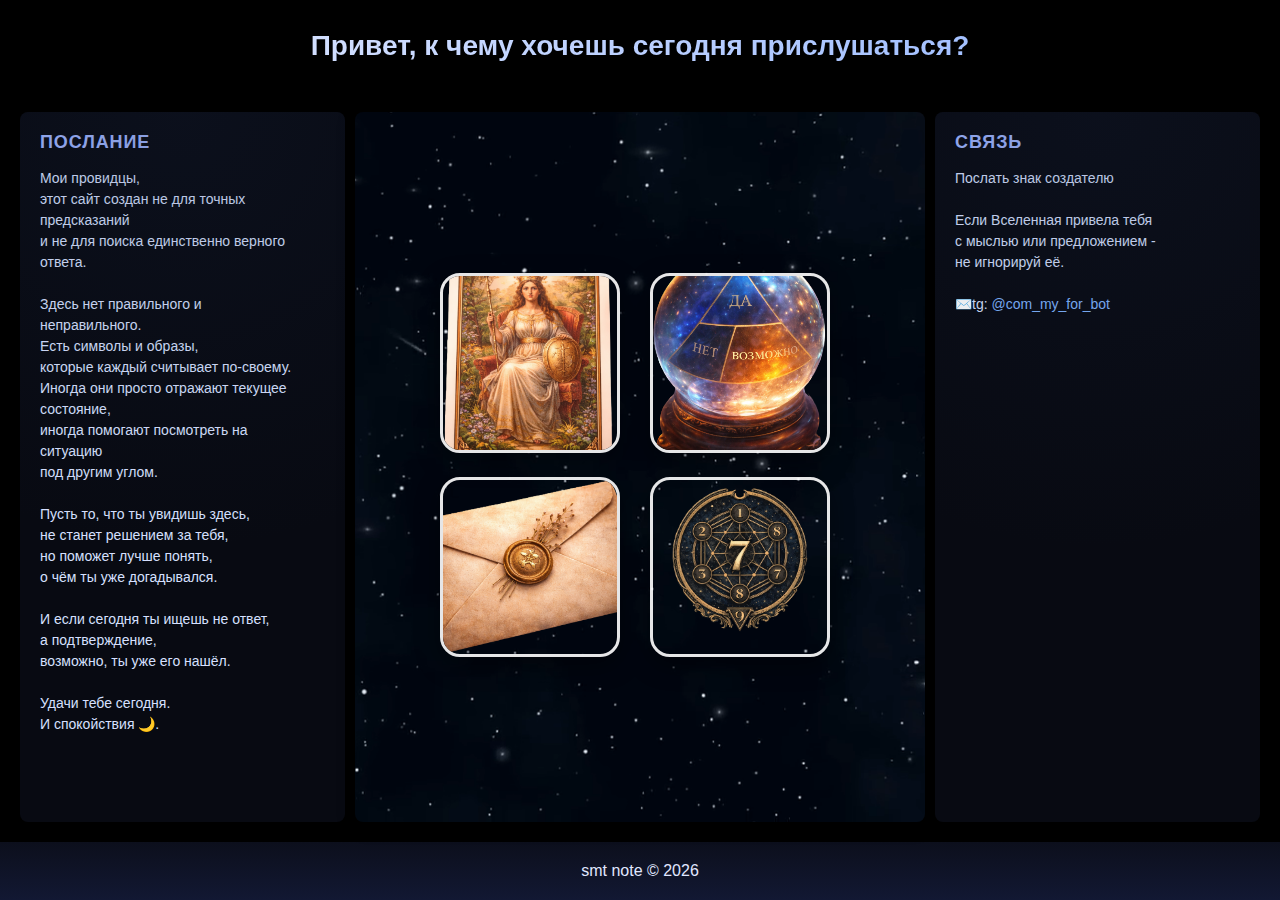
<file: index.html>
<!DOCTYPE html>
<html lang="ru">
<head>
    <meta charset="UTF-8">
    <meta name="viewport" content="width=device-width, initial-scale=1.0">
    <title>Оракул</title>
     <link rel="stylesheet" href="первый.css">
</head>
<body>
    <div class="header">
        <h1>Привет, к чему хочешь сегодня прислушаться?</h1>
    </div>

    <div class="container">
        <div class="lsidebar">
    <h3>Послание</h3>
    <p class="lside-text">
        Мои провидцы,<br>
        этот сайт создан не для точных предсказаний<br>
        и не для поиска единственно верного ответа.<br>
        <br>
        Здесь нет правильного и неправильного.<br>
        Есть символы и образы,<br>
        которые каждый считывает по-своему.<br>
        Иногда они просто отражают текущее состояние,<br>
        иногда помогают посмотреть на ситуацию<br>
        под другим углом.<br>
        <br>
        Пусть то, что ты увидишь здесь,<br>
        не станет решением за тебя,<br>
        но поможет лучше понять,<br>
        о чём ты уже догадывался.<br>
        <br>
        И если сегодня ты ищешь не ответ,<br>
        а подтверждение,<br>
        возможно, ты уже его нашёл.<br>
        <br>
        Удачи тебе сегодня.<br>
        И спокойствия 🌙.
    </p>
        </div>


        <div class="main">
            <video autoplay muted loop playsinline>
                <source src="видео/звездопад.mp4" type="video/mp4">
            </video>

            <div class="image-overlay">
                <div class="image-grid">
                    <a href="карта.html"><img src="фото/карта.PNG" alt="Левая 1" onclick="this.style.transform='scale(0.9)'"></a>
                    <a href="шар.html"><img src="фото/шар.PNG" alt="Правая 1" onclick="this.style.transform='scale(0.9)'"></a>
                    <a href="письмо.html"><img src="фото/письмо.PNG" alt="Левая 2" onclick="this.style.transform='scale(0.9)'"></a>
                    <a href="карта3.html"><img src="фото/нумерология.png" alt="Правая 2" onclick="this.style.transform='scale(0.9)'"></a>
                </div>
            </div>
        </div>

        <div class="rsidebar">
            <h3>Связь</h3>
            <p>Послать знак создателю <br>
            <br>
            Если Вселенная привела тебя<br>
            с мыслью или предложением - <br>
            не игнорируй её.<br>
            <br>
             ✉️tg:<a href="https://t.me/com_my_for_bot" target="_blank" rel="noopener noreferrer">
            @com_my_for_bot
        </a></p>
        </div>
    </div>

    <div class="footer">
        <p>smt note © 2026</p>
    </div>
</body>
</html>
</file>
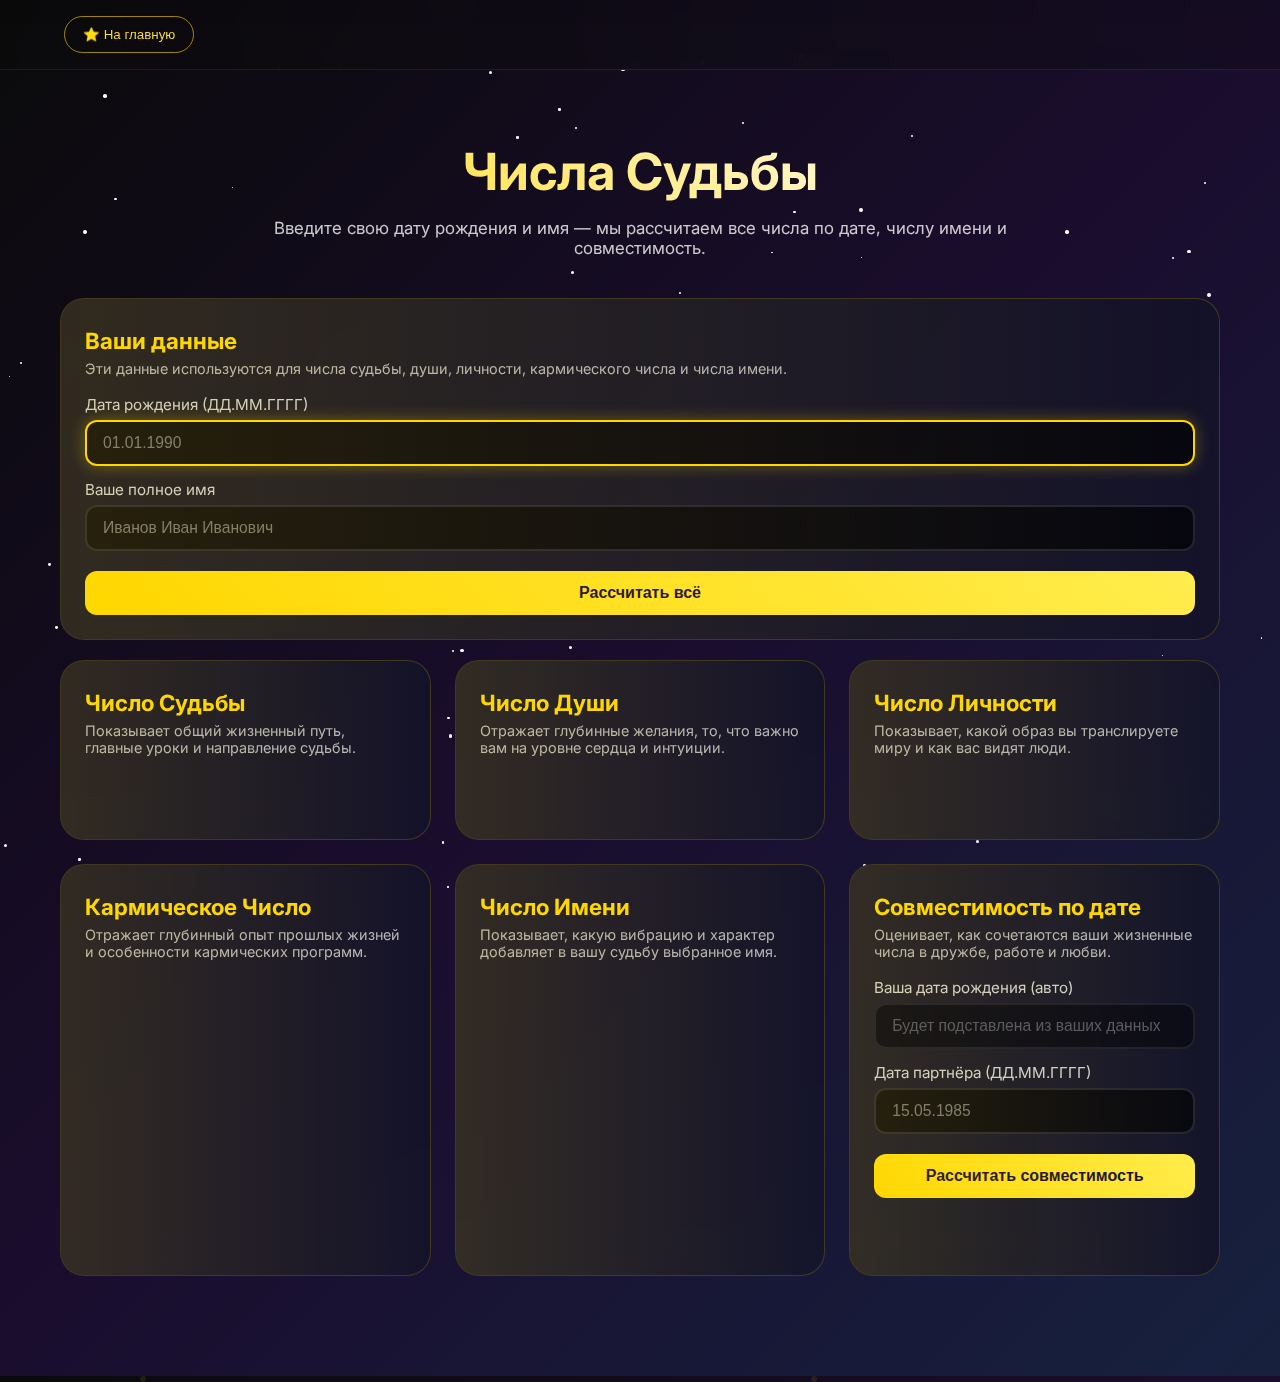
<file: карта3.html>
<!DOCTYPE html>
<html lang="ru">
<head>
    <meta charset="UTF-8">
    <title>Числа Судьбы - Нумерология</title>
    <meta name="viewport" content="width=device-width, initial-scale=1.0">
    <link rel="stylesheet" href="карта3.css">
</head>
<body>
<div class="stars" id="stars"></div>

<header class="header">
    <nav class="nav">
        <div class="logo" onclick="goHome()"><button class="btn-home" onclick="window.location.href='index.html'">⭐ На главную</button></div>

    </nav>
</header>

<section class="hero">
    <h1>Числа Судьбы</h1>
    <p>Введите свою дату рождения и имя — мы рассчитаем все числа по дате, числу имени и совместимость.</p>
</section>

<section class="main-inputs">
    <div class="calc-card">
        <h3>Ваши данные</h3>
        <p class="section-note">Эти данные используются для числа судьбы, души, личности, кармического числа и числа имени.</p>
        <div class="input-group">
            <label>Дата рождения (ДД.ММ.ГГГГ)</label>
            <input type="text" id="userBirth" placeholder="01.01.1990" maxlength="10">
        </div>
        <div class="input-group">
            <label>Ваше полное имя</label>
            <input type="text" id="userName" placeholder="Иванов Иван Иванович">
        </div>
        <button class="calc-btn" onclick="calculateAll()">Рассчитать всё</button>
    </div>
</section>

<section class="calculators">
    <!-- Число судьбы -->
    <div class="calc-card">
        <h3>Число Судьбы</h3>
        <p class="section-note">Показывает общий жизненный путь, главные уроки и направление судьбы.</p>
        <div class="result" id="destinyResult">
            <p class="placeholder">Результат появится после расчета.</p>
        </div>
    </div>

    <!-- Число души -->
    <div class="calc-card">
        <h3>Число Души</h3>
        <p class="section-note">Отражает глубинные желания, то, что важно вам на уровне сердца и интуиции.</p>
        <div class="result" id="soulResult">
            <p class="placeholder">Результат появится после расчета.</p>
        </div>
    </div>

    <!-- Число личности -->
    <div class="calc-card">
        <h3>Число Личности</h3>
        <p class="section-note">Показывает, какой образ вы транслируете миру и как вас видят люди.</p>
        <div class="result" id="personalityResult">
            <p class="placeholder">Результат появится после расчета.</p>
        </div>
    </div>

    <!-- Кармическое число -->
    <div class="calc-card">
        <h3>Кармическое Число</h3>
        <p class="section-note">Отражает глубинный опыт прошлых жизней и особенности кармических программ.</p>
        <div class="result" id="karmaResult">
            <p class="placeholder">Результат появится после расчета.</p>
        </div>
    </div>

    <!-- Число имени -->
    <div class="calc-card">
        <h3>Число Имени</h3>
        <p class="section-note">Показывает, какую вибрацию и характер добавляет в вашу судьбу выбранное имя.</p>
        <div class="result" id="nameResult">
            <p class="placeholder">Результат появится после расчета.</p>
        </div>
    </div>

    <!-- Совместимость -->
    <div class="calc-card">
        <h3>Совместимость по дате</h3>
        <p class="section-note">Оценивает, как сочетаются ваши жизненные числа в дружбе, работе и любви.</p>

        <div class="input-group">
            <label>Ваша дата рождения (авто)</label>
            <input type="text" id="compUserDate" disabled placeholder="Будет подставлена из ваших данных">
        </div>
        <div class="input-group">
            <label>Дата партнёра (ДД.ММ.ГГГГ)</label>
            <input type="text" id="compOtherDate" placeholder="15.05.1985" maxlength="10">
        </div>
        <button class="calc-btn" onclick="calculateCompatibility()">Рассчитать совместимость</button>

        <div class="result" id="compResult">
            <p class="placeholder">Результат появится после расчета.</p>
        </div>
    </div>
</section>

<script src="карта3.js"></script>
</body>
</html>
</file>
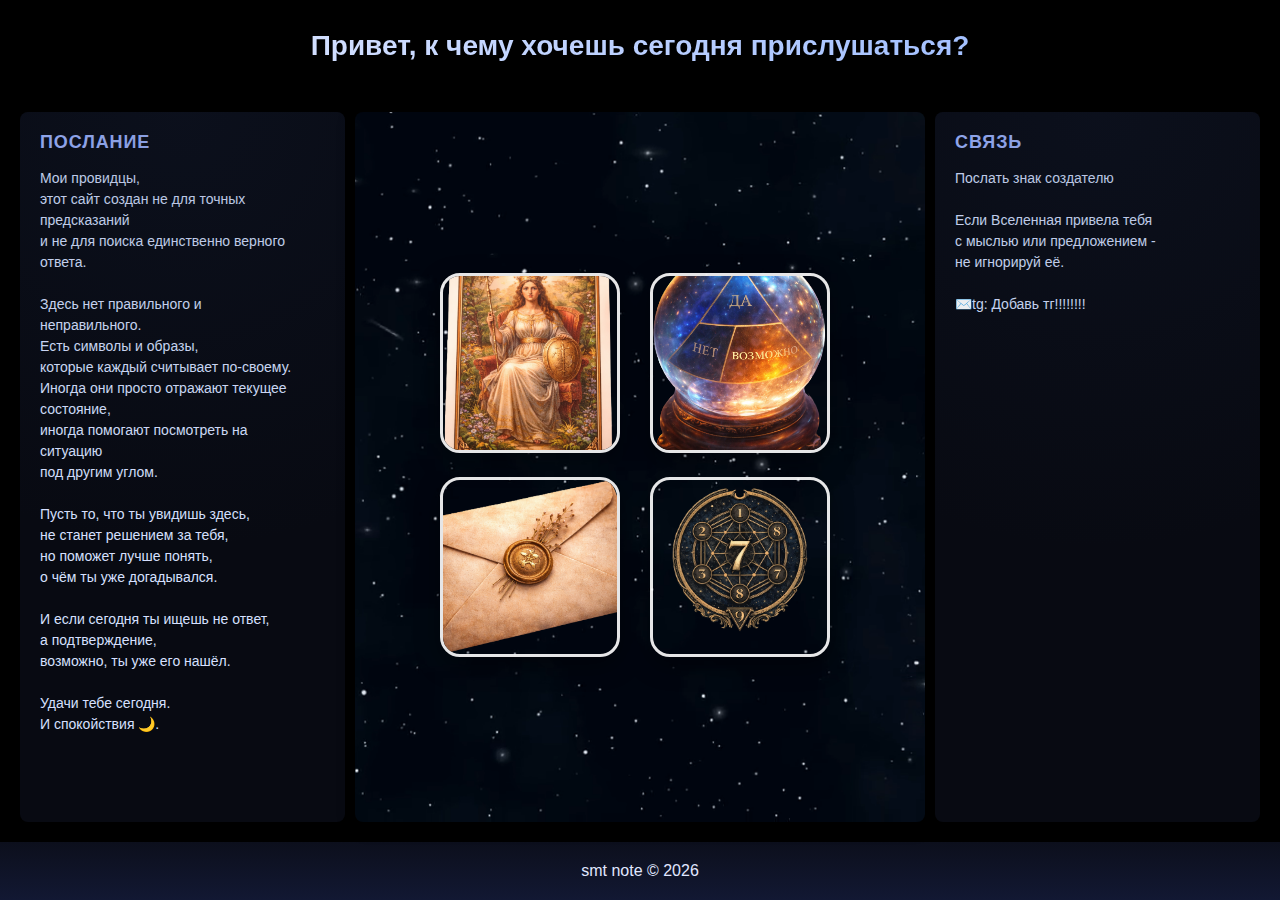
<file: первый.html>
<!DOCTYPE html>
<html lang="ru">
<head>
    <meta charset="UTF-8">
    <meta name="viewport" content="width=device-width, initial-scale=1.0">
    <title>Оракул</title>
     <link rel="stylesheet" href="первый.css">
</head>
<body>
    <div class="header">
        <h1>Привет, к чему хочешь сегодня прислушаться?</h1>
    </div>

    <div class="container">
        <div class="lsidebar">
    <h3>Послание</h3>
    <p class="lside-text">
        Мои провидцы,<br>
        этот сайт создан не для точных предсказаний<br>
        и не для поиска единственно верного ответа.<br>
        <br>
        Здесь нет правильного и неправильного.<br>
        Есть символы и образы,<br>
        которые каждый считывает по-своему.<br>
        Иногда они просто отражают текущее состояние,<br>
        иногда помогают посмотреть на ситуацию<br>
        под другим углом.<br>
        <br>
        Пусть то, что ты увидишь здесь,<br>
        не станет решением за тебя,<br>
        но поможет лучше понять,<br>
        о чём ты уже догадывался.<br>
        <br>
        И если сегодня ты ищешь не ответ,<br>
        а подтверждение,<br>
        возможно, ты уже его нашёл.<br>
        <br>
        Удачи тебе сегодня.<br>
        И спокойствия 🌙.
    </p>
        </div>


        <div class="main">
            <video autoplay muted loop playsinline>
                <source src="видео/звездопад.mp4" type="video/mp4">
            </video>

            <div class="image-overlay">
                <div class="image-grid">
                    <a href="карта.html"><img src="фото/карта.PNG" alt="Левая 1" onclick="this.style.transform='scale(0.9)'"></a>
                    <a href="шар.html"><img src="фото/шар.PNG" alt="Правая 1" onclick="this.style.transform='scale(0.9)'"></a>
                    <a href="письмо.html"><img src="фото/письмо.PNG" alt="Левая 2" onclick="this.style.transform='scale(0.9)'"></a>
                    <a href="карта3.html"><img src="фото/нумерология.png" alt="Правая 2" onclick="this.style.transform='scale(0.9)'"></a>
                </div>
            </div>
        </div>

        <div class="rsidebar">
            <h3>Связь</h3>
            <p>Послать знак создателю <br>
            <br>
            Если Вселенная привела тебя<br>
            с мыслью или предложением - <br>
            не игнорируй её.<br>
            <br>
             ✉️tg: Добавь тг!!!!!!!!</p>
        </div>
    </div>

    <div class="footer">
        <p>smt note © 2026</p>
    </div>
</body>
</html>
</file>
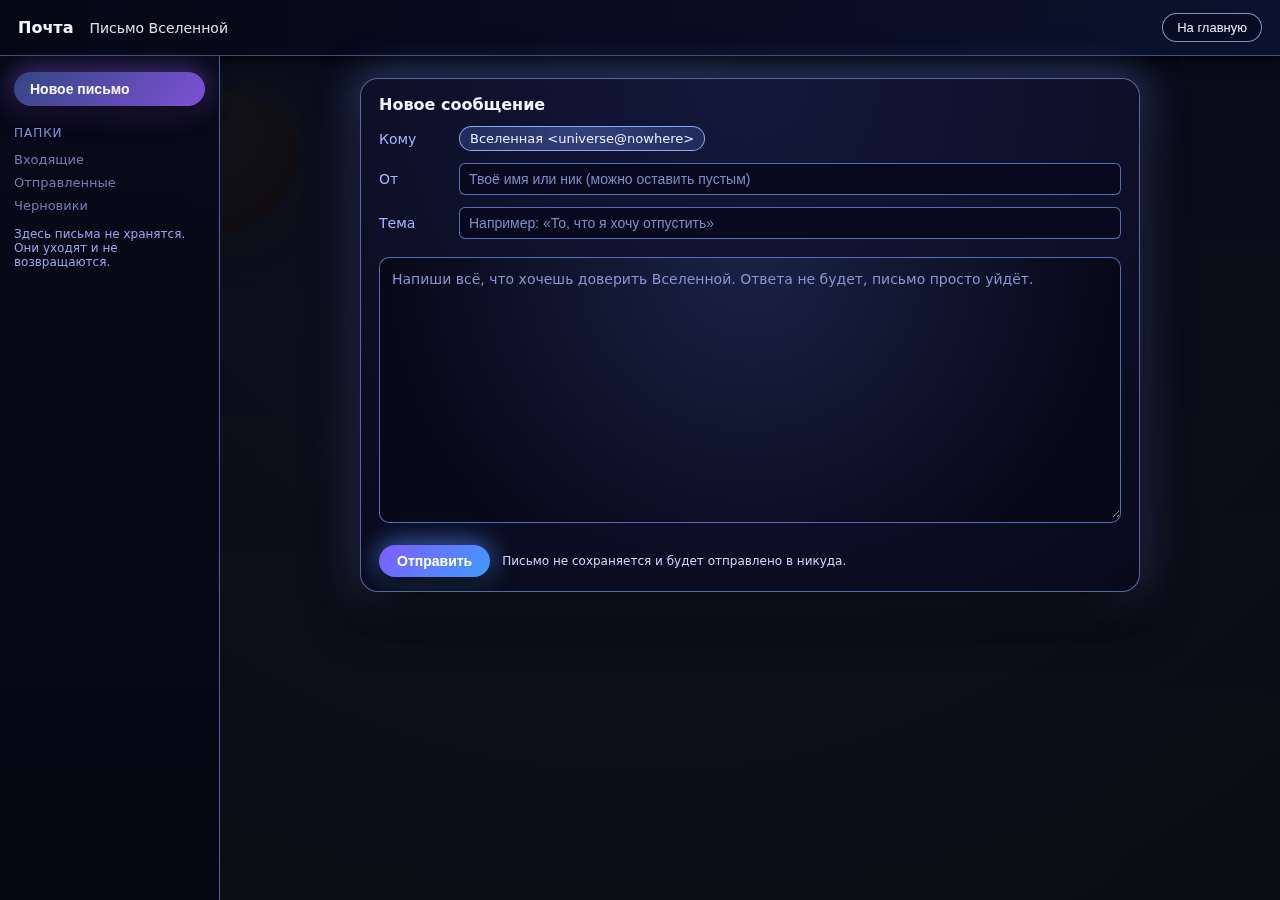
<file: письмо.html>
<!DOCTYPE html>
<html lang="ru">
<head>
  <meta charset="UTF-8" />
  <title>Письмо Вселенной</title>
  <meta name="viewport" content="width=device-width, initial-scale=1.0" />
  <link rel="stylesheet" href="letter.css" />
</head>
<body>
  <!-- Слой неба -->
  <div class="sky">
    <div class="sun"></div>
    <div class="moon"></div>
    <div class="stars"></div>
  </div>

  <!-- Приложение поверх неба -->
  <div class="app">
    <header class="topbar">
      <div class="topbar-logo">Почта</div>
      <div class="topbar-title">Письмо Вселенной</div>
      <button class="topbar-home" onclick="window.location.href='первый.html'">
        На главную
      </button>
    </header>

    <main class="layout">
      <aside class="sidebar">
        <button class="btn-compose" disabled>Новое письмо</button>
        <div class="sidebar-section">
          <div class="sidebar-label">Папки</div>
          <ul>
            <li class="muted">Входящие</li>
            <li class="muted">Отправленные</li>
            <li class="muted">Черновики</li>
          </ul>
          <p class="sidebar-note">
            Здесь письма не хранятся. Они уходят и не возвращаются.
          </p>
        </div>
      </aside>

      <section class="center">
        <div class="compose">
          <div class="compose-header">
            <h1>Новое сообщение</h1>
          </div>

          <div class="compose-field">
            <label>Кому</label>
            <div class="compose-to">
              <span class="pill">Вселенная &lt;universe@nowhere&gt;</span>
            </div>
          </div>

          <div class="compose-field">
            <label for="nameInput">От</label>
            <input
              type="text"
              id="nameInput"
              placeholder="Твоё имя или ник (можно оставить пустым)"
            />
          </div>

          <div class="compose-field">
            <label for="subjectInput">Тема</label>
            <input
              type="text"
              id="subjectInput"
              placeholder="Например: «То, что я хочу отпустить»"
            />
          </div>

          <div class="compose-body-wrapper" id="bodyWrapper">
            <textarea
              id="bodyInput"
              placeholder="Напиши всё, что хочешь доверить Вселенной. Ответа не будет, письмо просто уйдёт."
            ></textarea>
          </div>

          <div class="compose-footer">
            <button id="sendBtn" class="btn-send">Отправить</button>
            <span class="status" id="statusText">
              Письмо не сохраняется и будет отправлено в никуда.
            </span>
          </div>
        </div>
      </section>
    </main>
  </div>

  <script src="letter.js"></script>
</body>
</html>
</file>
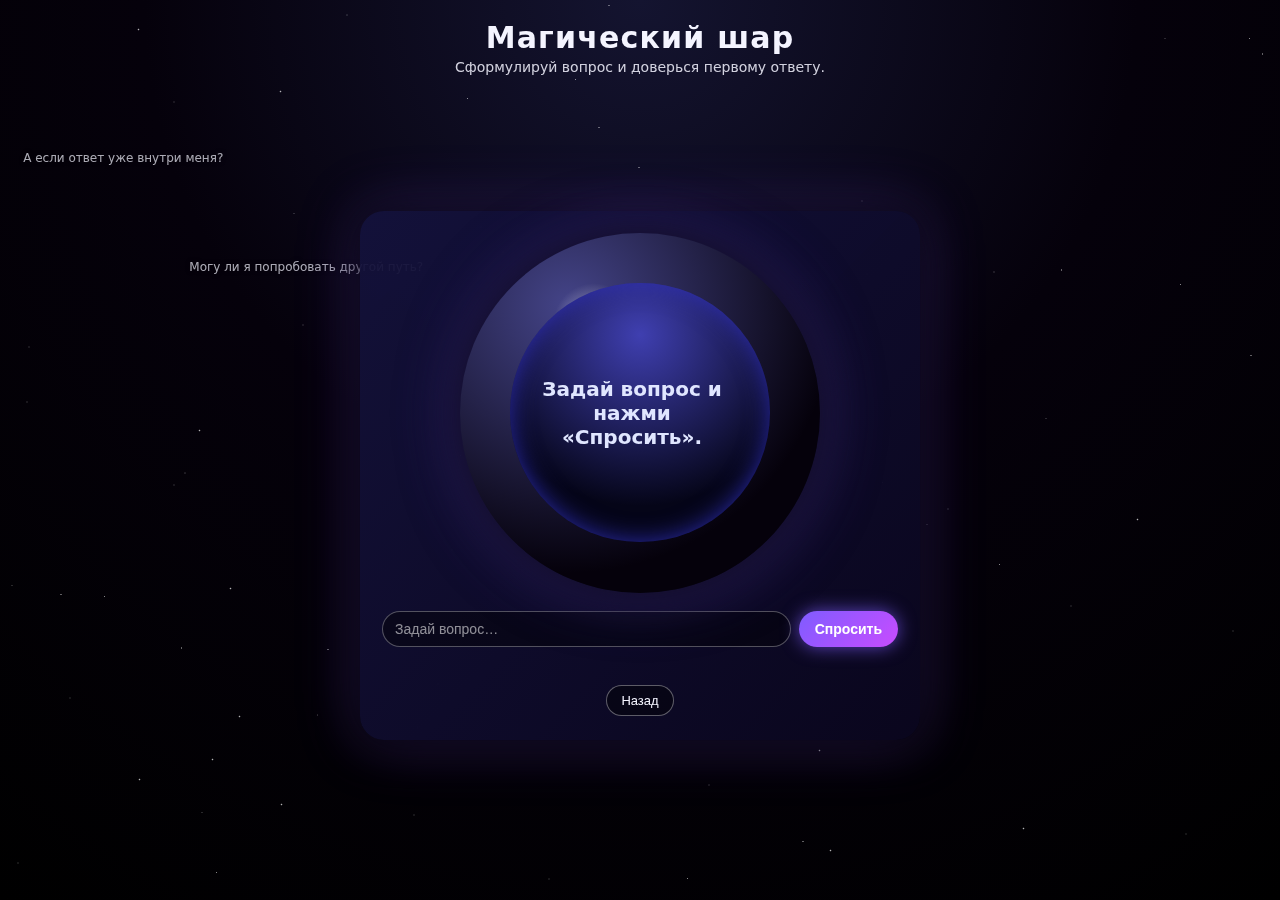
<file: шар.html>
<!DOCTYPE html>
<html lang="ru">
<head>
  <meta charset="UTF-8" />
  <title>Магический шар</title>
  <meta name="viewport" content="width=device-width, initial-scale=1.0" />
  <link rel="stylesheet" href="шар.css" />
</head>
<body>
  <!-- Звёздный фон -->
  <div id="stars"></div>

  <main class="page">
    <header class="header">
      <h1>Магический шар</h1>
      <p class="subtitle">Сформулируй вопрос и доверься первому ответу.</p>
    </header>

    <!-- Слой с летающими вопросами по всей странице -->
    <div class="whispers" id="whispersLayer"></div>

    <!-- Центр с шаром -->
    <section class="center-row">
      <div class="center-inner">
        <div class="ball-wrapper">
          <div class="ball float" id="magicBall">
            <div class="ball-inner">
              <div class="ball-mist" id="ballMist"></div>
              <div class="ball-text" id="ballText">
                Задай вопрос и нажми «Спросить».
              </div>
              <div class="ball-answer" id="ballAnswer"></div>
            </div>
          </div>
        </div>

        <div class="form">
          <input
            type="text"
            id="questionInput"
            placeholder="Задай вопрос…"
            autocomplete="off"
          />
          <button id="askBtn" class="btn-main">Спросить</button>
        </div>

        <p class="after-text" id="afterText"></p>

        <div class="actions">

          <button
            class="btn-home"
            onclick="window.location.href='первый.html'"
          >
            Назад
          </button>
        </div>
      </div>
    </section>
  </main>

  <script src="шар.js"></script>
</body>
</html>
</file>
<file: первый.css>
* { margin: 0; padding: 0; box-sizing: border-box; }
        body {
            font-family: Arial, sans-serif;
            min-height: 100vh;
            display: flex;
            flex-direction: column;
        }
        .header {
            text-align: center;
            padding: 30px;
            background: #000000;
        }


/* Градиентный заголовок */
        .header h1 {
            font-size: 28px;
            margin: 0;

            background: linear-gradient(
                120deg,
                #E6ECFF,  /* база */
                #8FB3FF,  /* лунно-синий */
                #BFA8FF   /* мягкий фиолетовый */
            );
            background-size: 200% 200%;

            -webkit-background-clip: text;
            background-clip: text;
            color: transparent;

            animation: heading-glow 6s ease-in-out infinite alternate;
        }

        /* Плавный перелив внутри текста */
        @keyframes heading-glow {
            0% {
                background-position: 0% 50%;
            }
            50% {
                background-position: 100% 50%;
            }
            100% {
                background-position: 0% 50%;
            }
        }

        .container {
            flex: 1;
            display: flex;
            gap: 10px;
            padding: 20px;
            background: #000000;
        }
 /* Левая и правая боковые панели — общие стили */
        .lsidebar,
        .rsidebar {
            flex: 1;
            padding: 20px;
            border-radius: 8px;
            position: relative;
            background: #080A12;          /* базовый очень тёмный фон */
            color: #e2ecff;               /* светлый текст, чтобы читался */
            overflow: hidden;             /* чтобы дымка не вылезала за края */
        }

        /* Синяя дымка поверх фона */
        .lsidebar::before,
        .rsidebar::before {
            content: "";
            position: absolute;
            inset: 0;
            background: radial-gradient(
                circle at top,
                rgba(27, 42, 74, 0.18),   /* синеватое свечение сверху */
                transparent 60%
            );
            pointer-events: none;         /* не мешает кликам по содержимому */
        }

        /* Заголовки внутри боковых панелей */
        .lsidebar h3,
        .rsidebar h3 {
            margin-bottom: 15px;
            font-size: 18px;
            letter-spacing: 0.05em;
            text-transform: uppercase;
            color: #9fb5ff;
        }
        .lside-text {
        white-space: normal;      /* разрешаем переносы как обычно */
        text-align: left;         /* выравнивание строго по левой */
        font-size: 14px;
        line-height: 1.6;
        color: #d6e0ff;
        max-width: 260px;
        }


        /* Текст / списки внутри */
        .lsidebar p,
        .rsidebar p,
        .lsidebar li,
        .rsidebar li {
            font-size: 14px;
            line-height: 1.5;
            color: #d6e0ff;
        }

        /* Ссылки (если будут) */
        .lsidebar a,
        .rsidebar a {
            color: #7fb3ff;
            text-decoration: none;
        }

        .lsidebar a:hover,
        .rsidebar a:hover {
            text-decoration: underline;
        }

        .main {
            flex: 2;
            position: relative;
            border-radius: 8px;
            overflow: hidden;
            box-shadow: 0 4px 20px rgba(0,0,0,0.2);
        }
        .main video {
            width: 100%;
            height: 100%;
            object-fit: cover;
            display: block;
        }
        .image-overlay {
            position: absolute;
            top: 0;
            left: 0;
            right: 0;
            bottom: 0;
            display: flex;
            flex-direction: column;
            align-items: center;
            justify-content: center;
            gap: 20px;
            pointer-events: none;
        }
.image-grid {
    display: grid;
    grid-template-columns: 1fr 1fr;
    gap: 20px;
    width: 400px;
    max-width: 90%;
}

/* базовые стили */
.image-grid a img {
    width: 180px;
    height: 180px;
    border-radius: 20px;
    object-fit: cover;
    box-shadow: 0 8px 25px rgba(0,0,0,0.4);
    border: 3px solid rgba(255,255,255,0.9);
    pointer-events: auto;
    cursor: pointer;
    transition: transform 0.5s cubic-bezier(0.68, -0.55, 0.265, 1.55),
                box-shadow 0.5s cubic-bezier(0.68, -0.55, 0.265, 1.55),
                border 0.5s cubic-bezier(0.68, -0.55, 0.265, 1.55),
                filter 0.5s cubic-bezier(0.68, -0.55, 0.265, 1.55);
}

/* Левые — 1‑я и 3‑я ссылка */
.image-grid a:nth-child(1):hover img,
.image-grid a:nth-child(3):hover img {
    transform: translateX(-30px) scale(1.2) rotate(-3deg);
    box-shadow:
        0 25px 50px rgba(143, 179, 255,0.6),
        -20px 0 30px rgba(143, 179, 255,0.3);
    border: 4px solid #8FB3FF;
    filter: brightness(1.1) saturate(1.2);
}

/* Правые — 2‑я и 4‑я ссылка */
.image-grid a:nth-child(2):hover img,
.image-grid a:nth-child(4):hover img {
    transform: translateX(30px) scale(1.2) rotate(3deg);
    box-shadow:
        0 25px 50px rgba(143, 179, 255,0.6),
        20px 0 30px rgba(143, 179, 255,0.3);
    border: 4px solid #8FB3FF;
    filter: brightness(1.1) saturate(1.2);
}



        .footer {
             background: linear-gradient(180deg, #0C0F1C 0%, #121833 100%);
            color: #e0e7ff;
            text-align: center;
            padding: 20px;
            margin-top: auto;
        }
</file>
<file: карта3.css>
@import url('https://fonts.googleapis.com/css2?family=Inter:wght@300;400;500;600;700&display=swap');

* {
    margin: 0;
    padding: 0;
    box-sizing: border-box;
}

body {
    font-family: 'Inter', sans-serif;
    background: linear-gradient(135deg, #0a0a0a 0%, #1a0d2e 50%, #16213e 100%);
    color: #e0e0e0;
    min-height: 100vh;
    overflow-x: hidden;
    position: relative;
}

/* звезды */
.stars {
    position: fixed;
    inset: 0;
    pointer-events: none;
    z-index: 1;
}

.star {
    position: absolute;
    background: #fff;
    border-radius: 50%;
    animation: twinkle 3s infinite;
}

@keyframes twinkle {
    0%, 100% { opacity: 0.3; transform: scale(1); }
    50% { opacity: 1; transform: scale(1.2); }
}

/* шапка */
.header {
    position: relative;
    z-index: 10;
    padding: 16px 0;
    backdrop-filter: blur(20px);
    background: rgba(10, 10, 10, 0.3);
    border-bottom: 1px solid rgba(255, 255, 255, 0.08);
}

.nav {
    max-width: 1200px;
    margin: 0 auto;
    padding: 0 24px;
    display: flex;
    align-items: center;
    justify-content: space-between;
    gap: 16px;
}

.logo {
    font-size: 24px;
    font-weight: 700;
    background: linear-gradient(45deg, #ffd700, #ffed4e);
    -webkit-background-clip: text;
    -webkit-text-fill-color: transparent;
    cursor: pointer;
    transition: transform 0.3s ease;
}

.logo:hover {
    transform: scale(1.05);
}

.btn-home {
    padding: 10px 18px;
    border-radius: 999px;
    border: 1px solid rgba(255, 215, 0, 0.6);
    background: transparent;
    color: #ffd700;
    font-weight: 500;
    cursor: pointer;
    transition: all 0.3s ease;
}

.btn-home:hover {
    background: rgba(255, 215, 0, 0.1);
    box-shadow: 0 0 18px rgba(255, 215, 0, 0.35);
}

/* hero */
.hero {
    position: relative;
    z-index: 10;
    text-align: center;
    padding: 70px 20px 20px;
    max-width: 900px;
    margin: 0 auto;
}

.hero h1 {
    font-size: clamp(2.4rem, 4vw, 3.5rem);
    font-weight: 700;
    margin-bottom: 16px;
    background: linear-gradient(45deg, #ffd700, #ffffff, #ffd700);
    background-size: 200% 200%;
    -webkit-background-clip: text;
    -webkit-text-fill-color: transparent;
    animation: gradientShift 4s ease infinite;
}

@keyframes gradientShift {
    0%, 100% { background-position: 0% 50%; }
    50% { background-position: 100% 50%; }
}

.hero p {
    font-size: 1.05rem;
    opacity: 0.9;
}

/* основной ввод */
.main-inputs {
    max-width: 1200px;
    margin: 20px auto 0;
    padding: 0 20px;
    position: relative;
    z-index: 10;
}

/* карточки */
.calculators {
    max-width: 1200px;
    margin: 20px auto 40px;
    padding: 0 20px 60px;
    display: grid;
    grid-template-columns: repeat(auto-fit, minmax(320px, 1fr));
    gap: 24px;
    position: relative;
    z-index: 10;
}

.calc-card {
    background: rgba(20, 20, 40, 0.82);
    backdrop-filter: blur(20px);
    border: 1px solid rgba(255, 215, 0, 0.2);
    border-radius: 24px;
    padding: 28px 24px 24px;
    position: relative;
    overflow: hidden;
    transition: all 0.4s cubic-bezier(0.25, 0.46, 0.45, 0.94);
}

.calc-card::before {
    content: '';
    position: absolute;
    inset: 0;
    left: -100%;
    background: linear-gradient(90deg, transparent, rgba(255, 215, 0, 0.13), transparent);
    transition: left 0.6s;
}

.calc-card:hover::before {
    left: 100%;
}

.calc-card:hover {
    transform: translateY(-10px) scale(1.01);
    border-color: rgba(255, 215, 0, 0.5);
    box-shadow: 0 24px 55px rgba(0, 0, 0, 0.7);
}

.calc-card h3 {
    font-size: 1.4rem;
    color: #ffd700;
    margin-bottom: 6px;
}

.section-note {
    font-size: 0.9rem;
    color: #b5b5b5;
    margin-bottom: 18px;
}

/* inputs */
.input-group {
    margin-bottom: 14px;
}

.input-group label {
    display: block;
    margin-bottom: 6px;
    font-size: 0.95rem;
    color: #d0d0d0;
}

.input-group input {
    width: 100%;
    padding: 12px 16px;
    border-radius: 12px;
    border: 2px solid rgba(255, 255, 255, 0.12);
    background: rgba(0, 0, 0, 0.6);
    color: #fff;
    font-size: 0.98rem;
    transition: all 0.25s ease;
}

.input-group input:focus {
    outline: none;
    border-color: #ffd700;
    box-shadow: 0 0 16px rgba(255, 215, 0, 0.35);
}

.input-group input[disabled] {
    opacity: 0.7;
    cursor: not-allowed;
}

/* кнопки */
.calc-btn {
    margin-top: 6px;
    width: 100%;
    padding: 13px;
    border-radius: 12px;
    border: none;
    background: linear-gradient(45deg, #ffd700, #ffed4e);
    color: #1a0d2e;
    font-weight: 600;
    font-size: 1rem;
    cursor: pointer;
    transition: all 0.3s ease;
}

.calc-btn:hover {
    transform: translateY(-2px);
    box-shadow: 0 14px 32px rgba(255, 215, 0, 0.45);
}

.calc-btn:active {
    transform: translateY(0);
}

/* результаты */
.result {
    margin-top: 12px;
    padding: 14px 14px 10px;
    border-radius: 14px;
    background: rgba(255, 215, 0, 0.07);
    border-left: 3px solid #ffd700;
    opacity: 0;
    transform: translateY(8px);
    transition: all 0.35s ease;
    font-size: 0.96rem;
}

.result.show {
    opacity: 1;
    transform: translateY(0);
}

.placeholder {
    opacity: 0.7;
    font-size: 0.9rem;
}

.result-title {
    font-weight: 600;
    color: #ffd700;
    margin-bottom: 4px;
}

.result-number {
    font-size: 1.1rem;
    margin-bottom: 4px;
}

.result-meaning {
    font-size: 0.9rem;
    color: #d7d7d7;
}

/* шкалы совместимости */
.compat-bars {
    margin-top: 8px;
}

.compat-row {
    display: flex;
    align-items: center;
    gap: 8px;
    margin-bottom: 6px;
    font-size: 0.88rem;
}

.compat-label {
    min-width: 80px;
}

.compat-bar {
    flex: 1;
    height: 8px;
    border-radius: 999px;
    background: rgba(255, 255, 255, 0.08);
    overflow: hidden;
}

.compat-fill {
    height: 100%;
    border-radius: 999px;
    background: linear-gradient(90deg, #ff6666, #ffd700, #66ff99);
    width: 0;
    transition: width 0.6s ease;
}

/* частицы */
.particle {
    position: absolute;
    background: rgba(255, 215, 0, 0.1);
    border-radius: 50%;
    pointer-events: none;
    animation: float 6s infinite linear;
}

@keyframes float {
    0% { transform: translateY(100vh) rotate(0deg); opacity: 0; }
    10% { opacity: 1; }
    90% { opacity: 1; }
    100% { transform: translateY(-100px) rotate(360deg); opacity: 0; }
}

/* адаптив */
@media (max-width: 768px) {
    .nav {
        padding: 0 16px;
    }
    .calculators {
        grid-template-columns: 1fr;
    }
}
</file>
<file: letter.css>
* {
  margin: 0;
  padding: 0;
  box-sizing: border-box;
}

html,
body {
  height: 100%;
}

body {
  font-family: system-ui, -apple-system, BlinkMacSystemFont, "Segoe UI",
    sans-serif;
  background: #02030a;
  color: #e8ecff;
}

/* -------- НЕБО НА ФОНЕ -------- */

.sky {
  position: fixed;
  inset: 0;
  overflow: hidden;
  z-index: 0;
  pointer-events: none;
}

/* базовое небо — оттенок меняется классами body */
.sky::before {
  content: "";
  position: absolute;
  inset: 0;
  background: linear-gradient(180deg, #02030a 0%, #02030a 100%);
  transition: background 1.5s ease;
}

/* солнце и луна */
.sun,
.moon {
  position: absolute;
  width: 140px;
  height: 140px;
  border-radius: 50%;
  top: 12%;
  left: 18%;
  transform: translate(-50%, -50%);
  opacity: 0;
  transition: opacity 1.2s ease, transform 1.2s ease;
}

/* солнце */
.sun {
  background: radial-gradient(circle at 30% 30%, #fff9c5 0%, #ffd56a 45%, #f7a83b 70%, transparent 80%);
  box-shadow:
    0 0 40px rgba(255, 223, 138, 0.9),
    0 0 100px rgba(255, 190, 92, 0.7);
}

/* луна */
.moon {
  background: radial-gradient(circle at 30% 30%, #ffffff 0%, #d7e5ff 40%, #9ab0ff 65%, transparent 80%);
  box-shadow:
    0 0 40px rgba(173, 199, 255, 0.9),
    0 0 80px rgba(135, 170, 255, 0.7);
}

/* звёзды */
.stars {
  position: absolute;
  inset: 0;
  opacity: 0;
  transition: opacity 1.5s ease;
  background-image:
    radial-gradient(white, rgba(255, 255, 255, 0.2) 1px, transparent 3px),
    radial-gradient(white, rgba(255, 255, 255, 0.17) 1px, transparent 3px),
    radial-gradient(white, rgba(255, 255, 255, 0.12) 1px, transparent 3px);
  background-size: 180px 180px, 260px 260px, 340px 340px;
  background-position: 0 0, 60px 80px, 120px 220px;
  animation: starsDrift 80s linear infinite;
}

@keyframes starsDrift {
  0% {
    transform: translate3d(0, 0, 0);
  }
  100% {
    transform: translate3d(-90px, -60px, 0);
  }
}

/* ---- СОСТОЯНИЯ НЕБА ---- */

body.morning .sky::before {
  background: linear-gradient(180deg, #2c3e7c 0%, #f2c38a 40%, #f7e3c5 65%, #7fa4d1 100%);
}
body.morning .sun {
  opacity: 1;
  transform: translate(-50%, -40%);
}
body.morning .moon {
  opacity: 0;
}
body.morning .stars {
  opacity: 0.1;
}

body.day .sky::before {
  background: linear-gradient(180deg, #5fa8ff 0%, #b8ddff 50%, #eef6ff 100%);
}
body.day .sun {
  opacity: 1;
  top: 18%;
  left: 18%;
  transform: translate(-50%, -50%);
}
body.day .moon {
  opacity: 0;
}
body.day .stars {
  opacity: 0;
}

body.evening .sky::before {
  background: linear-gradient(180deg, #1d2348 0%, #ff9155 35%, #f9d1a4 55%, #1e1230 100%);
}
body.evening .sun {
  opacity: 1;
  top: 35%;
  left: 75%;
  transform: translate(-50%, -50%);
}
body.evening .moon {
  opacity: 0.2;
  top: 18%;
  left: 18%;
}
body.evening .stars {
  opacity: 0.25;
}

body.night .sky::before {
  background: radial-gradient(circle at top, #20254e 0%, #050714 45%, #000000 100%);
}
body.night .sun {
  opacity: 0;
}
body.night .moon {
  opacity: 1;
  top: 24%;
  left: 70%;
  transform: translate(-50%, -50%);
}
body.night .stars {
  opacity: 0.6;
}

/* -------- ПОВЕРХ НЕБА: ПОЧТА -------- */

.app {
  position: relative;
  z-index: 1;
  min-height: 100vh;
  display: flex;
  flex-direction: column;
  background: radial-gradient(circle at top, rgba(5, 7, 19, 0.94), rgba(1, 2, 10, 0.96));
}

/* верхняя панель */
.topbar {
  height: 56px;
  background: linear-gradient(90deg, rgba(5, 7, 19, 0.96), rgba(12, 18, 46, 0.98));
  color: #f7f8ff;
  display: flex;
  align-items: center;
  padding: 0 18px;
  gap: 16px;
  box-shadow: 0 2px 18px rgba(0, 0, 0, 0.85);
  border-bottom: 1px solid rgba(148, 182, 255, 0.4);
}

.topbar-logo {
  font-weight: 700;
  font-size: 16px;
}

.topbar-title {
  font-size: 14px;
  opacity: 0.9;
}

.topbar-home {
  margin-left: auto;
  padding: 6px 14px;
  border-radius: 999px;
  border: 1px solid rgba(176, 205, 255, 0.7);
  background: rgba(7, 11, 35, 0.9);
  color: #e6ecff;
  font-size: 13px;
  cursor: pointer;
  transition:
    background 0.15s ease,
    transform 0.15s ease,
    box-shadow 0.15s ease;
}

.topbar-home:hover {
  background: rgba(19, 28, 72, 0.96);
  box-shadow: 0 0 16px rgba(176, 205, 255, 0.9);
  transform: translateY(-1px);
}

.topbar-home:active {
  transform: translateY(1px);
}

/* основной лэйаут */
.layout {
  flex: 1;
  display: flex;
  min-height: 0;
}

/* боковая панель */
.sidebar {
  width: 220px;
  background: linear-gradient(180deg, rgba(8, 10, 26, 0.96), rgba(5, 7, 19, 0.98));
  border-right: 1px solid rgba(96, 119, 196, 0.8);
  padding: 16px 14px;
  display: flex;
  flex-direction: column;
  gap: 20px;
}

.btn-compose {
  width: 100%;
  padding: 9px 12px;
  border-radius: 999px;
  border: none;
  background: linear-gradient(135deg, #344583, #7d52d6);
  color: #f5f7ff;
  font-size: 14px;
  font-weight: 600;
  text-align: left;
  padding-left: 16px;
  box-shadow:
    0 8px 22px rgba(0, 0, 0, 0.9),
    0 0 26px rgba(125, 82, 214, 0.8);
}

.sidebar-section {
  font-size: 13px;
  color: #c4cffd;
}

.sidebar-label {
  font-size: 12px;
  text-transform: uppercase;
  color: #8790d8;
  letter-spacing: 0.08em;
  margin-bottom: 8px;
}

.sidebar-section ul {
  list-style: none;
  margin-bottom: 10px;
}

.sidebar-section li {
  padding: 4px 0;
}

.sidebar-section li.muted {
  color: #747bb4;
}

.sidebar-note {
  font-size: 12px;
  color: #98a3e9;
}

/* центр */
.center {
  flex: 1;
  display: flex;
  justify-content: center;
  align-items: flex-start;
  padding: 22px;
}

/* блок нового письма */
.compose {
  width: 100%;
  max-width: 780px;
  background: radial-gradient(circle at top, rgba(20, 25, 60, 0.96), rgba(8, 10, 28, 0.98));
  border-radius: 18px;
  box-shadow:
    0 20px 50px rgba(0, 0, 0, 0.95),
    0 0 40px rgba(107, 124, 228, 0.6);
  padding: 16px 18px 14px;
  display: flex;
  flex-direction: column;
  gap: 12px;
  border: 1px solid rgba(148, 182, 255, 0.55);
  position: relative;
  overflow: hidden;
}

.compose-header h1 {
  font-size: 16px;
  font-weight: 600;
  color: #f3f4ff;
}

/* поля */
.compose-field {
  display: flex;
  align-items: center;
  gap: 10px;
  font-size: 14px;
}

.compose-field label {
  width: 70px;
  color: #a8b3ff;
}

.compose-to {
  flex: 1;
}

.pill {
  display: inline-flex;
  align-items: center;
  padding: 4px 10px;
  border-radius: 999px;
  background: radial-gradient(circle at top, #33417d, #212a5a);
  color: #e8edff;
  font-size: 13px;
  border: 1px solid rgba(148, 182, 255, 0.9);
}

/* поля ввода */
.compose-field input[type="text"] {
  flex: 1;
  border-radius: 6px;
  border: 1px solid rgba(96, 119, 196, 0.9);
  padding: 7px 9px;
  font-size: 14px;
  outline: none;
  background: rgba(7, 10, 30, 0.96);
  color: #e6ecff;
  transition:
    border-color 0.15s ease,
    box-shadow 0.15s ease,
    background 0.15s ease;
}

.compose-field input[type="text"]::placeholder {
  color: #808ac4;
}

.compose-field input[type="text"]:focus {
  border-color: #c0ceff;
  box-shadow: 0 0 0 1px rgba(192, 206, 255, 0.85);
  background: rgba(10, 15, 40, 0.98);
}

/* тело письма */
.compose-body-wrapper {
  margin-top: 6px;
  border-radius: 10px;
  border: 1px solid rgba(96, 119, 196, 0.9);
  overflow: hidden;
  background: radial-gradient(circle at top, #1a2145 0%, #070919 80%);
  transition: box-shadow 0.2s ease, border-color 0.2s ease;
}

.compose-body-wrapper:focus-within {
  border-color: #ced7ff;
  box-shadow: 0 0 0 1px rgba(206, 215, 255, 0.9);
}

#bodyInput {
  width: 100%;
  min-height: 260px;
  border: none;
  resize: vertical;
  padding: 10px 12px;
  font-size: 14px;
  line-height: 1.6;
  outline: none;
  font-family: system-ui, -apple-system, BlinkMacSystemFont, "Segoe UI",
    sans-serif;
  background: transparent;
  color: #f1f3ff;
}

#bodyInput::placeholder {
  color: #8b95cf;
}

/* footer */
.compose-footer {
  margin-top: 10px;
  display: flex;
  align-items: center;
  gap: 12px;
}

/* кнопка отправки */
.btn-send {
  padding: 8px 18px;
  border-radius: 999px;
  border: none;
  background: linear-gradient(135deg, #7f5cff, #3f9bff);
  color: white;
  font-size: 14px;
  font-weight: 600;
  cursor: pointer;
  box-shadow:
    0 8px 20px rgba(0, 0, 0, 0.95),
    0 0 26px rgba(90, 145, 255, 0.95);
  transition: transform 0.15s ease, box-shadow 0.15s ease, opacity 0.15s ease;
}

.btn-send:disabled {
  opacity: 0.6;
  box-shadow: none;
  cursor: default;
}

.btn-send:not(:disabled):hover {
  transform: translateY(-1px);
  box-shadow:
    0 12px 28px rgba(0, 0, 0, 0.98),
    0 0 30px rgba(90, 145, 255, 1);
}

.btn-send:not(:disabled):active {
  transform: translateY(1px);
  box-shadow:
    0 5px 16px rgba(0, 0, 0, 0.9),
    0 0 20px rgba(90, 145, 255, 0.9);
}

.status {
  font-size: 12px;
  color: #cbd5ff;
}

/* анимация «улёта» письма */
.compose-body-wrapper.sending {
  animation: bodyFly 1.2s ease-in forwards;
}

@keyframes bodyFly {
  0% {
    transform: translateY(0) scale(1);
    opacity: 1;
  }
  60% {
    transform: translateY(-40px) scale(0.98);
    opacity: 0.9;
  }
  100% {
    transform: translateY(-140px) scale(0.95);
    opacity: 0;
  }
}

/* адаптив */
@media (max-width: 768px) {
  .sidebar {
    display: none;
  }

  .center {
    padding: 12px;
  }

  .compose {
    border-radius: 0;
    max-width: 100%;
    box-shadow: none;
    border-left: none;
    border-right: none;
  }
}
</file>
<file: шар.css>
/* БАЗА */
* {
  box-sizing: border-box;
  margin: 0;
  padding: 0;
}

html,
body {
  height: 100%;
}

body {
  font-family: system-ui, -apple-system, BlinkMacSystemFont, "Segoe UI",
    sans-serif;
  background: radial-gradient(circle at top, #141430 0, #05010b 45%, #000 100%);
  color: #f4f4ff;
  overflow-x: hidden;
}

/* ЗВЁЗДНЫЙ ФОН */
#stars {
  position: fixed;
  inset: 0;
  z-index: 0;
  pointer-events: none;
}

.star {
  position: absolute;
  background: radial-gradient(circle, #ffffff, transparent 60%);
  border-radius: 50%;
  opacity: 0.7;
  animation: twinkle linear infinite;
}

@keyframes twinkle {
  0%,
  100% {
    opacity: 0.2;
    transform: scale(0.8);
  }
  50% {
    opacity: 1;
    transform: scale(1.3);
  }
}

/* СТРАНИЦА */
.page {
  position: relative;
  z-index: 1;
  min-height: 100vh;
  padding: 20px;
  max-width: 1200px;
  margin: 0 auto;
}

.header {
  text-align: center;
  margin-bottom: 10px;
}

.header h1 {
  font-size: 30px;
  letter-spacing: 0.04em;
}

.subtitle {
  font-size: 14px;
  opacity: 0.85;
  margin-top: 4px;
}

/* СЛОЙ С ВОПРОСАМИ НА ВСЮ СТРАНИЦУ */
.whispers {
  position: fixed;
  inset: 0;          /* вся ширина и высота окна */
  pointer-events: none;
  z-index: 1;        /* выше звёзд, ниже шара */
}

/* отдельный вопрос */
.whisper-item {
  position: absolute;
  max-width: 260px;
  font-size: 12px;
  color: rgba(244, 244, 255, 0.7);
  opacity: 0;
  filter: blur(3px);
  transition:
    opacity 0.6s ease,
    filter 0.6s ease,
    transform 0.6s ease;
  text-shadow: 0 0 4px rgba(0, 0, 0, 0.6);
}

.whisper-item.visible {
  opacity: 1;
  filter: blur(0px);
  transform: translateY(0);
}

/* ЦЕНТР С ШАРОМ */
.center-row {
  display: flex;
  justify-content: center;
  align-items: center;
  min-height: calc(100vh - 120px);
}

.center-inner {
  background: linear-gradient(
    135deg,
    rgba(20, 18, 60, 0.95),
    rgba(10, 6, 30, 0.97)
  );
  border-radius: 24px;
  padding: 22px 22px 24px;
  box-shadow: 0 0 40px rgba(0, 0, 0, 0.8),
    0 0 60px rgba(110, 70, 220, 0.4);
  max-width: 560px;
  width: 100%;
  text-align: center;
  position: relative;
  z-index: 2; /* над шёпотами */
}

/* ШАР */
.ball-wrapper {
  margin-bottom: 18px;
}

.ball {
  width: 360px;
  height: 360px;
  border-radius: 50%;
  background: radial-gradient(circle at 30% 20%, #444488, #05010b 70%);
  box-shadow: 0 0 40px rgba(0, 0, 0, 0.8), 0 0 60px rgba(70, 50, 150, 0.8);
  margin: 0 auto;
  position: relative;
  overflow: hidden;
  cursor: default;
  transform-origin: center;
}

.ball::before {
  content: "";
  position: absolute;
  top: 12%;
  left: 24%;
  width: 96px;
  height: 96px;
  border-radius: 50%;
  background: radial-gradient(circle, rgba(255, 255, 255, 0.65), transparent 60%);
  opacity: 0.8;
  pointer-events: none;
}

/* ПЛАВАНИЕ */
.float {
  animation: float 4s ease-in-out infinite;
}

@keyframes float {
  0%,
  100% {
    transform: translateY(0);
  }
  50% {
    transform: translateY(-10px);
  }
}

/* ВРАЩЕНИЕ ПРИ ОТВЕТЕ */
.ball-rotating {
  animation: rotateBall 1.2s ease-in-out;
}

@keyframes rotateBall {
  0% {
    transform: translateY(0) rotate(0deg);
  }
  40% {
    transform: translateY(-4px) rotate(8deg);
  }
  80% {
    transform: translateY(4px) rotate(-6deg);
  }
  100% {
    transform: translateY(0) rotate(0deg);
  }
}

/* ВНУТРЕННЯЯ ОБЛАСТЬ ШАРА */
.ball-inner {
  position: absolute;
  inset: 14%;
  border-radius: 50%;
  background: radial-gradient(circle at 50% 20%, #3f3fb0, #050518 70%);
  box-shadow: 0 0 25px rgba(50, 50, 200, 0.8) inset;
  display: flex;
  align-items: center;
  justify-content: center;
  padding: 10px;
  text-align: center;
  color: #e0e6ff;
  font-size: 20px;
  font-weight: 600;
}

/* ТУМАН */
.ball-mist {
  position: absolute;
  inset: 0;
  border-radius: 50%;
  background: radial-gradient(circle, rgba(20, 20, 60, 0.75), transparent 70%);
  opacity: 0;
  filter: blur(6px);
  transition: opacity 0.35s ease;
  pointer-events: none;
}

.ball-mist.visible {
  opacity: 1;
}

/* ТЕКСТ / ОТВЕТ В ШАРЕ */
.ball-text,
.ball-answer {
  position: relative;
  z-index: 1;
  padding: 0 8px;
}

/* стартовый текст */
.ball-text {
  transition: opacity 0.25s ease, transform 0.25s ease;
}

.ball-text.hidden {
  opacity: 0;
  transform: translateY(6px) scale(0.96);
}

/* ответ */
.ball-answer {
  opacity: 0;
  transform: translateY(6px) scale(0.95);
  font-size: 26px;
  font-weight: 700;
  letter-spacing: 0.05em;
  text-transform: uppercase;
  text-shadow: 0 0 10px rgba(0, 0, 0, 0.9);
  transition: opacity 0.4s ease, transform 0.4s ease;
}

.ball-answer.visible {
  opacity: 1;
  transform: translateY(0) scale(1);
}

/* ФОРМА */
.form {
  display: flex;
  gap: 8px;
  margin-bottom: 8px;
  margin-top: 4px;
}

.form input {
  flex: 1;
  border-radius: 999px;
  border: 1px solid rgba(255, 255, 255, 0.3);
  background: rgba(0, 0, 0, 0.4);
  color: #fff;
  padding: 9px 12px;
  outline: none;
  font-size: 14px;
}

.form input::placeholder {
  color: rgba(255, 255, 255, 0.55);
}

.btn-main {
  padding: 9px 16px;
  border-radius: 999px;
  border: none;
  background: linear-gradient(135deg, #7f5cff, #c84cff);
  color: #fff;
  font-size: 14px;
  font-weight: 600;
  cursor: pointer;
  white-space: nowrap;
  box-shadow: 0 0 18px rgba(127, 92, 255, 0.7);
  transition: transform 0.15s ease, box-shadow 0.15s ease, opacity 0.15s ease;
}

.btn-main:disabled {
  opacity: 0.6;
  box-shadow: none;
  cursor: default;
}

.btn-main:not(:disabled):hover {
  transform: translateY(-1px);
  box-shadow: 0 0 24px rgba(200, 76, 255, 0.7);
}

.btn-main:not(:disabled):active {
  transform: translateY(1px) scale(0.97);
  box-shadow: 0 0 10px rgba(200, 76, 255, 0.5);
}

/* ТЕКСТ ПОСЛЕ ОТВЕТА */
.after-text {
  font-size: 12px;
  opacity: 0.9;
  min-height: 20px;
  margin-bottom: 10px;
}

/* КНОПКИ СНИЗУ */
.actions {
  display: flex;
  justify-content: center;
  gap: 10px;
}

.btn-secondary,
.btn-home {
  padding: 7px 14px;
  border-radius: 999px;
  font-size: 13px;
  cursor: pointer;
  border: 1px solid rgba(255, 255, 255, 0.35);
  background: rgba(0, 0, 0, 0.4);
  color: #f4f4ff;
  transition: background 0.15s ease, transform 0.15s ease, opacity 0.15s ease;
}

.btn-secondary:disabled {
  opacity: 0.5;
  cursor: default;
}

.btn-secondary:not(:disabled):hover,
.btn-home:hover {
  background: rgba(255, 255, 255, 0.12);
  transform: translateY(-1px);
}

.btn-secondary:not(:disabled):active,
.btn-home:active {
  transform: translateY(1px);
}

/* АДАПТИВ */
@media (max-width: 720px) {
  .page {
    padding: 14px;
  }

  .center-inner {
    padding: 16px;
  }

  .ball {
    width: 280px;
    height: 280px;
  }

  .ball-inner {
    inset: 16%;
  }
}

@media (max-width: 520px) {
  .ball {
    width: 240px;
    height: 240px;
  }

  .form {
    flex-direction: column;
  }

  .actions {
    flex-direction: column;
  }
}
</file>
